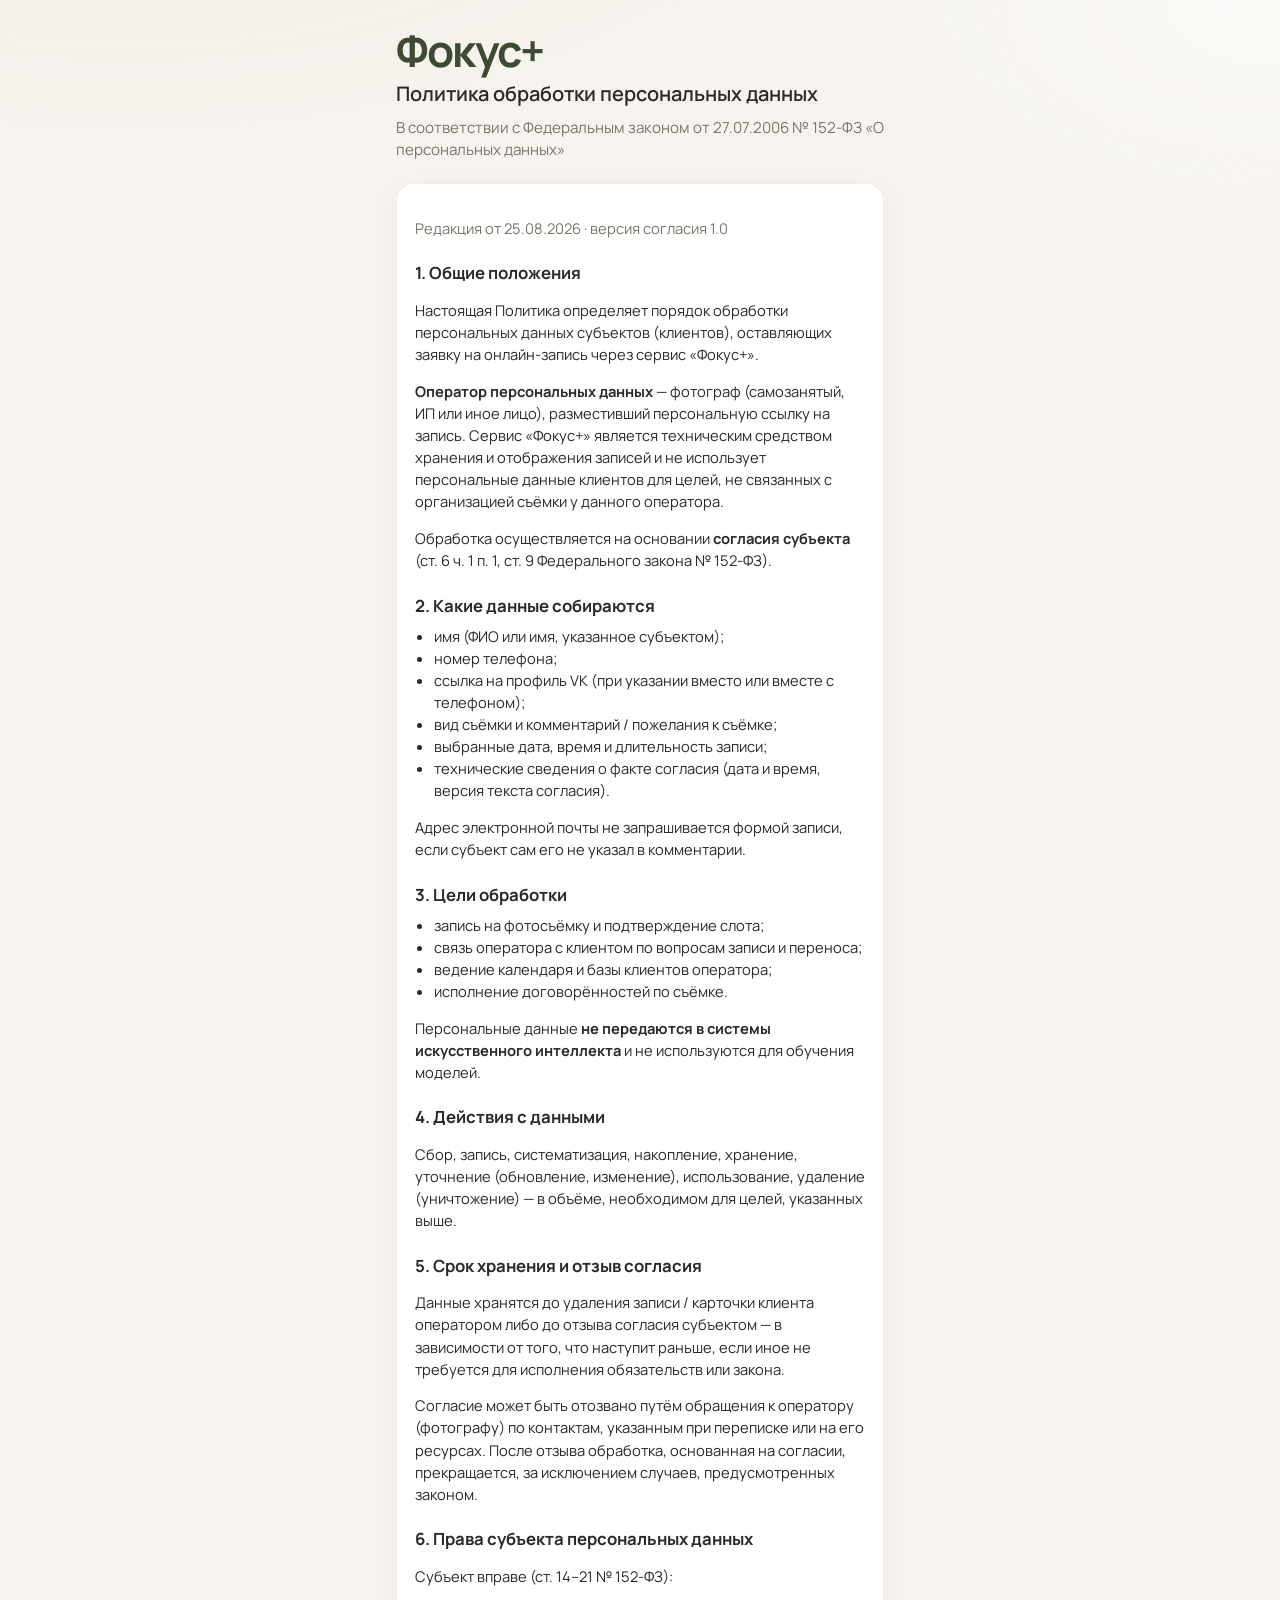
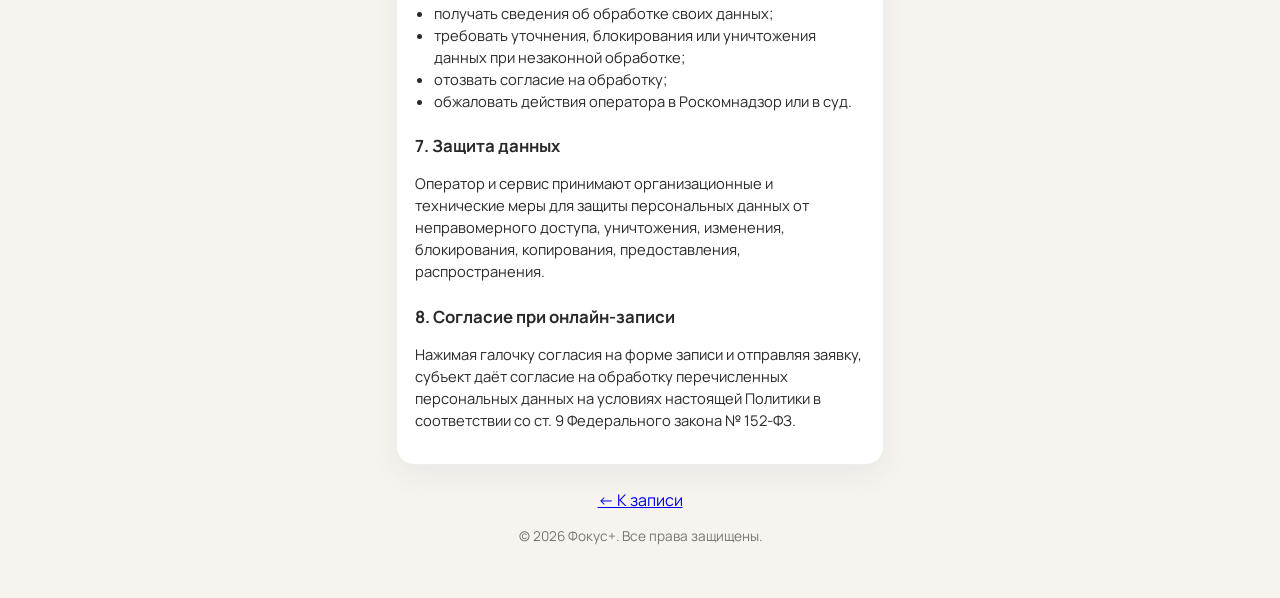
<file: privacy.html>
<!DOCTYPE html>
<html lang="ru">
<head>
  <meta charset="UTF-8">
  <meta name="viewport" content="width=device-width, initial-scale=1.0, viewport-fit=cover">
  <title>Политика обработки персональных данных · Фокус+</title>
  <meta name="theme-color" content="#2E2E2E">
  <meta name="description" content="Политика обработки персональных данных в соответствии с 152-ФЗ">
  <link rel="icon" href="icons/icon.svg" type="image/svg+xml">
  <link rel="preconnect" href="https://fonts.googleapis.com">
  <link rel="preconnect" href="https://fonts.gstatic.com" crossorigin>
  <link href="https://fonts.googleapis.com/css2?family=Manrope:wght@400;500;600;700&display=swap" rel="stylesheet">
  <link rel="stylesheet" href="css/style.css?v=220">
  <link rel="stylesheet" href="css/book.css?v=220">
</head>
<body class="book-page">
  <div class="book-app privacy-page">
    <header class="book-hero">
      <p class="book-brand">Фокус+</p>
      <h1>Политика обработки персональных данных</h1>
      <p class="book-lead">В соответствии с Федеральным законом от 27.07.2006 №&nbsp;152-ФЗ «О персональных данных»</p>
    </header>

    <article class="book-panel privacy-doc">
      <p class="muted">Редакция от 25.08.2026 · версия согласия 1.0</p>

      <h2>1. Общие положения</h2>
      <p>
        Настоящая Политика определяет порядок обработки персональных данных субъектов
        (клиентов), оставляющих заявку на онлайн-запись через сервис «Фокус+».
      </p>
      <p>
        <strong>Оператор персональных данных</strong> — фотограф (самозанятый, ИП или иное лицо),
        разместивший персональную ссылку на запись. Сервис «Фокус+» является техническим
        средством хранения и отображения записей и не использует персональные данные клиентов
        для целей, не связанных с организацией съёмки у данного оператора.
      </p>
      <p>
        Обработка осуществляется на основании <strong>согласия субъекта</strong>
        (ст.&nbsp;6 ч.&nbsp;1 п.&nbsp;1, ст.&nbsp;9 Федерального закона №&nbsp;152-ФЗ).
      </p>

      <h2>2. Какие данные собираются</h2>
      <ul>
        <li>имя (ФИО или имя, указанное субъектом);</li>
        <li>номер телефона;</li>
        <li>ссылка на профиль VK (при указании вместо или вместе с телефоном);</li>
        <li>вид съёмки и комментарий / пожелания к съёмке;</li>
        <li>выбранные дата, время и длительность записи;</li>
        <li>технические сведения о факте согласия (дата и время, версия текста согласия).</li>
      </ul>
      <p>Адрес электронной почты не запрашивается формой записи, если субъект сам его не указал в комментарии.</p>

      <h2>3. Цели обработки</h2>
      <ul>
        <li>запись на фотосъёмку и подтверждение слота;</li>
        <li>связь оператора с клиентом по вопросам записи и переноса;</li>
        <li>ведение календаря и базы клиентов оператора;</li>
        <li>исполнение договорённостей по съёмке.</li>
      </ul>
      <p>Персональные данные <strong>не передаются в системы искусственного интеллекта</strong> и не используются для обучения моделей.</p>

      <h2>4. Действия с данными</h2>
      <p>
        Сбор, запись, систематизация, накопление, хранение, уточнение (обновление, изменение),
        использование, удаление (уничтожение) — в объёме, необходимом для целей, указанных выше.
      </p>

      <h2>5. Срок хранения и отзыв согласия</h2>
      <p>
        Данные хранятся до удаления записи / карточки клиента оператором либо до отзыва согласия
        субъектом — в зависимости от того, что наступит раньше, если иное не требуется
        для исполнения обязательств или закона.
      </p>
      <p>
        Согласие может быть отозвано путём обращения к оператору (фотографу) по контактам,
        указанным при переписке или на его ресурсах. После отзыва обработка, основанная
        на согласии, прекращается, за исключением случаев, предусмотренных законом.
      </p>

      <h2>6. Права субъекта персональных данных</h2>
      <p>Субъект вправе (ст.&nbsp;14–21 №&nbsp;152-ФЗ):</p>
      <ul>
        <li>получать сведения об обработке своих данных;</li>
        <li>требовать уточнения, блокирования или уничтожения данных при незаконной обработке;</li>
        <li>отозвать согласие на обработку;</li>
        <li>обжаловать действия оператора в Роскомнадзор или в суд.</li>
      </ul>

      <h2>7. Защита данных</h2>
      <p>
        Оператор и сервис принимают организационные и технические меры для защиты
        персональных данных от неправомерного доступа, уничтожения, изменения, блокирования,
        копирования, предоставления, распространения.
      </p>

      <h2>8. Согласие при онлайн-записи</h2>
      <p>
        Нажимая галочку согласия на форме записи и отправляя заявку, субъект даёт согласие
        на обработку перечисленных персональных данных на условиях настоящей Политики
        в соответствии со ст.&nbsp;9 Федерального закона №&nbsp;152-ФЗ.
      </p>
    </article>

    <footer class="book-footer">
      <p><a href="book.html" id="privacyBackLink">← К записи</a></p>
      <p class="muted">© 2026 Фокус+. Все права защищены.</p>
    </footer>
  </div>
  <script>
    (function () {
      var back = document.getElementById('privacyBackLink');
      if (!back) return;
      var q = location.search || '';
      if (q && q.length > 1) back.href = 'book.html' + q;
      else back.href = 'index.html';
    })();
  </script>
</body>
</html>
</file>
<file: css/style.css>
:root {
  --bg: #f7f4ef;
  --bg-elevated: #fffcf8;
  --surface: #ffffff;
  --text: #2a2a2a;
  --muted: #7a756c;
  --line: rgba(46, 46, 46, 0.08);
  --graphite: #2e2e2e;
  --olive: rgba(120, 130, 70, 0.28);
  --olive-strong: rgba(100, 110, 55, 0.45);
  --danger: #c04545;
  --accent: #3d4a34;
  --shadow: 0 10px 30px rgba(46, 46, 46, 0.06);
  --radius: 18px;
  --nav-h: 72px;
  --safe-bottom: env(safe-area-inset-bottom, 0px);
  font-family: "Manrope", system-ui, sans-serif;
  color: var(--text);
  background: var(--bg);
}

[data-theme="dark"] {
  --bg: #1c1c1c;
  --bg-elevated: #242424;
  --surface: #2a2a2a;
  --text: #f3f0ea;
  --muted: #a8a29a;
  --line: rgba(255, 255, 255, 0.08);
  --graphite: #d9d4cc;
  --olive: rgba(160, 170, 100, 0.28);
  --olive-strong: rgba(170, 180, 110, 0.4);
  --danger: #e07171;
  --accent: #c9d4b8;
  --shadow: 0 10px 30px rgba(0, 0, 0, 0.35);
}

* {
  box-sizing: border-box;
}

html,
body {
  margin: 0;
  min-height: 100%;
  background:
    radial-gradient(1200px 600px at 10% -10%, rgba(180, 190, 140, 0.18), transparent 60%),
    radial-gradient(900px 500px at 100% 0%, rgba(255, 255, 255, 0.55), transparent 50%),
    var(--bg);
  color: var(--text);
}

[data-theme="dark"] body,
[data-theme="dark"] html {
  background:
    radial-gradient(1000px 500px at 0% 0%, rgba(120, 130, 70, 0.12), transparent 55%),
    var(--bg);
}

button,
input,
select,
textarea {
  font: inherit;
  color: inherit;
}

button {
  cursor: pointer;
  border: none;
  background: none;
}

.app {
  width: min(720px, 100%);
  margin: 0 auto;
  padding: 16px 16px calc(var(--nav-h) + 52px + var(--safe-bottom));
  position: relative;
}

.topbar {
  display: flex;
  align-items: center;
  justify-content: space-between;
  gap: 12px;
  margin-bottom: 18px;
}

.logo {
  display: flex;
  align-items: center;
  gap: 12px;
}

.logo-icon {
  width: 48px;
  height: 48px;
  border-radius: 14px;
  display: grid;
  place-items: center;
  background: var(--surface);
  box-shadow: var(--shadow);
  color: var(--accent);
}

.logo h1 {
  margin: 0;
  font-size: 1.35rem;
  letter-spacing: -0.02em;
}

.logo p {
  margin: 2px 0 0;
  color: var(--muted);
  font-size: 0.85rem;
}

.sync-status-bar {
  display: flex;
  align-items: center;
  gap: 8px;
  margin: -6px 0 14px;
  padding: 8px 12px;
  border-radius: 12px;
  background: var(--bg-elevated);
  border: 1px solid var(--line);
  color: var(--muted);
  font-size: 0.82rem;
  width: 100%;
  text-align: left;
  cursor: pointer;
}

.sync-status-action {
  margin-left: auto;
  color: var(--accent);
  font-weight: 600;
  font-size: 0.78rem;
}

.sync-dot {
  width: 8px;
  height: 8px;
  border-radius: 50%;
  background: var(--muted);
  flex: 0 0 auto;
}

.sync-dot.sync-ok {
  background: #3f6b3a;
}

.sync-dot.sync-offline,
.sync-dot.sync-pending {
  background: #8a6a20;
}

.sync-dot.sync-syncing {
  background: #4a6fa5;
}

.sync-dot.sync-error {
  background: var(--danger);
}

.sync-dot.sync-off {
  background: var(--muted);
}

.sync-code-wrap,
.sync-join-wrap {
  display: grid;
  gap: 10px;
  margin-top: 10px;
}

.sync-code-wrap label,
.sync-join-wrap label {
  display: grid;
  gap: 6px;
  font-size: 0.88rem;
  color: var(--muted);
}

.sync-code-wrap input,
.sync-join-wrap input {
  width: 100%;
  padding: 14px;
  border-radius: 12px;
  border: 1px solid var(--line);
  background: var(--bg-elevated);
  color: var(--text);
  font-family: ui-monospace, "Cascadia Code", Consolas, monospace;
  font-size: 0.85rem;
}

.sync-settings-status {
  margin: 8px 0 0;
  font-size: 0.88rem;
}

.settings-steps {
  margin: 0 0 12px;
  padding-left: 1.2rem;
  color: var(--muted);
  font-size: 0.88rem;
  line-height: 1.55;
}

.settings-steps a {
  color: var(--accent);
}

.rules-box {
  margin: 0 0 12px;
  padding: 12px;
  border-radius: 12px;
  background: var(--bg-elevated);
  border: 1px solid var(--line);
  font-size: 0.78rem;
  overflow: auto;
  white-space: pre-wrap;
}

.settings-field input,
.settings-block .settings-field input {
  width: 100%;
  padding: 14px;
  border-radius: 12px;
  border: 1px solid var(--line);
  background: var(--bg-elevated);
  color: var(--text);
  font-size: 0.82rem;
}

.booking-toast {
  position: fixed;
  inset: 0;
  z-index: 80;
  display: grid;
  place-items: center;
  padding: 20px;
  background: rgba(20, 20, 20, 0.45);
  pointer-events: auto;
}

.booking-toast.hidden {
  display: none !important;
  pointer-events: none !important;
  visibility: hidden;
}

.booking-toast-card {
  width: min(420px, 100%);
  background: var(--surface);
  border-radius: 20px;
  padding: 22px 20px;
  box-shadow: 0 20px 50px rgba(0, 0, 0, 0.25);
  border: 1px solid var(--line);
  animation: toast-in 0.28s ease;
}

.booking-toast-eyebrow {
  margin: 0 0 6px;
  color: var(--accent);
  font-size: 0.82rem;
  font-weight: 700;
  letter-spacing: 0.04em;
  text-transform: uppercase;
}

.booking-toast-card h2 {
  margin: 0 0 10px;
  font-size: 1.25rem;
}

.booking-toast-body {
  margin: 0 0 18px;
  color: var(--muted);
  line-height: 1.45;
  font-size: 0.95rem;
}

.booking-toast-actions {
  display: grid;
  gap: 8px;
}

@keyframes toast-in {
  from {
    opacity: 0;
    transform: translateY(12px) scale(0.98);
  }
  to {
    opacity: 1;
    transform: translateY(0) scale(1);
  }
}

.theme-button,
.icon-btn {
  width: 44px;
  height: 44px;
  border-radius: 14px;
  display: grid;
  place-items: center;
  background: var(--surface);
  box-shadow: var(--shadow);
}

.view {
  display: none;
}

.view.active {
  display: block;
}

.today-card,
.calendar-card,
.day-card,
.panel {
  background: var(--surface);
  border: 1px solid var(--line);
  border-radius: var(--radius);
  padding: 18px;
  margin-bottom: 14px;
  box-shadow: var(--shadow);
}

.today-card h2,
.section-title h2,
.panel h2 {
  margin: 0;
  font-size: 1.1rem;
}

.today-card #todayDate,
.muted {
  color: var(--muted);
  font-size: 0.92rem;
}

.today-events {
  margin-top: 14px;
  display: grid;
  gap: 8px;
}

.today-item {
  padding: 10px 12px;
  border-radius: 12px;
  background: var(--bg-elevated);
}

.section-title {
  display: flex;
  align-items: center;
  justify-content: space-between;
  gap: 10px;
  margin-bottom: 12px;
}

.filters {
  display: flex;
  gap: 8px;
  overflow-x: auto;
  padding-bottom: 10px;
  margin-bottom: 6px;
  scrollbar-width: none;
}

.filters::-webkit-scrollbar {
  display: none;
}

.chip {
  flex: 0 0 auto;
  padding: 10px 14px;
  border-radius: 999px;
  background: var(--bg-elevated);
  color: var(--muted);
  border: 1px solid transparent;
}

.chip.active {
  color: var(--text);
  border-color: var(--graphite);
  background: transparent;
}

.record-card,
.client-card {
  padding: 14px;
  border-radius: 14px;
  background: var(--bg-elevated);
  border: 1px solid var(--line);
  margin-bottom: 10px;
  text-align: left;
  width: 100%;
}

.record-top {
  display: flex;
  justify-content: space-between;
  gap: 10px;
  align-items: flex-start;
}

.client-card-aside {
  display: flex;
  flex-direction: column;
  align-items: flex-end;
  gap: 8px;
  flex-shrink: 0;
}

.client-delete-btn {
  border: 1px solid var(--line);
  background: transparent;
  color: var(--danger);
  font: inherit;
  font-size: 0.8rem;
  padding: 4px 10px;
  border-radius: 8px;
  cursor: pointer;
}

.client-delete-btn:active {
  opacity: 0.75;
}

.record-card h3,
.client-card h3 {
  margin: 0 0 4px;
  font-size: 1rem;
}

.record-meta,
.record-money,
.client-history {
  display: flex;
  flex-wrap: wrap;
  gap: 8px 12px;
  margin-top: 10px;
  color: var(--muted);
  font-size: 0.86rem;
}

.record-comment {
  margin: 10px 0 0;
  color: var(--text);
  font-size: 0.92rem;
}

.badge {
  font-size: 0.75rem;
  padding: 6px 10px;
  border-radius: 999px;
  background: var(--surface);
  color: var(--muted);
  white-space: nowrap;
}

.badge-confirmed {
  color: #3f6b3a;
}

.badge-done {
  color: var(--muted);
}

.badge-reschedule_requested {
  color: #8a6a20;
}

.empty,
.empty-panel {
  text-align: center;
  color: var(--muted);
  padding: 28px 12px;
}

.empty-panel i {
  width: 36px;
  height: 36px;
  margin-bottom: 8px;
}

.search {
  width: 100%;
  margin-bottom: 12px;
  padding: 14px 16px;
  border-radius: 14px;
  border: 1px solid var(--line);
  background: var(--bg-elevated);
}

.finance-grid {
  display: grid;
  grid-template-columns: 1fr 1fr;
  gap: 10px;
  margin: 14px 0 20px;
}

.finance-card {
  padding: 16px;
  border-radius: 14px;
  background: var(--bg-elevated);
  border: 1px solid var(--line);
  display: grid;
  gap: 8px;
}

.finance-card span {
  color: var(--muted);
  font-size: 0.82rem;
}

.finance-card strong {
  font-size: 1.15rem;
}

.subheading {
  margin: 0 0 10px;
  font-size: 0.95rem;
}

.settings-list {
  display: grid;
  gap: 8px;
  margin-top: 14px;
}

.settings-row {
  display: flex;
  align-items: center;
  gap: 12px;
  padding: 16px;
  border-radius: 14px;
  background: var(--bg-elevated);
  border: 1px solid var(--line);
  width: 100%;
  text-align: left;
}

.settings-row.danger,
.actions-list .danger {
  color: var(--danger);
}

.version-tag {
  margin-top: 18px;
  color: var(--muted);
  font-size: 0.85rem;
}

.app-copyright {
  text-align: center;
  padding: 4px 16px 12px;
}

.app-copyright p {
  margin: 0;
  color: var(--muted);
  font-size: 0.75rem;
  letter-spacing: 0.01em;
}

.app-copyright p + p {
  margin-top: 4px;
}

.privacy-footer-link {
  color: var(--muted);
  text-decoration: underline;
  text-underline-offset: 2px;
}

.bottom-nav {
  position: fixed;
  left: 50%;
  transform: translateX(-50%);
  bottom: 0;
  width: min(720px, 100%);
  display: grid;
  grid-template-columns: repeat(4, 1fr);
  gap: 2px;
  padding: 8px 8px calc(8px + var(--safe-bottom));
  background: color-mix(in srgb, var(--surface) 92%, transparent);
  backdrop-filter: blur(12px);
  border-top: 1px solid var(--line);
  z-index: 30;
}

.nav-btn {
  display: grid;
  justify-items: center;
  gap: 4px;
  padding: 8px 4px;
  color: var(--muted);
  font-size: 0.68rem;
}

.nav-btn.active {
  color: var(--text);
}

.nav-btn i {
  width: 20px;
  height: 20px;
}

.fab-wrap {
  position: fixed;
  right: max(16px, calc((100vw - 720px) / 2 + 16px));
  bottom: calc(var(--nav-h) + 12px + var(--safe-bottom));
  z-index: 40;
  display: grid;
  justify-items: end;
  gap: 10px;
}

.fab {
  width: 60px;
  height: 60px;
  border-radius: 50%;
  background: var(--graphite);
  color: #fff;
  display: grid;
  place-items: center;
  box-shadow: 0 12px 28px rgba(46, 46, 46, 0.28);
  transition: transform 0.2s ease;
}

[data-theme="dark"] .fab {
  color: #1c1c1c;
}

.fab.open {
  transform: rotate(45deg);
}

.fab-menu {
  display: grid;
  gap: 8px;
  min-width: 210px;
}

.fab-menu.hidden {
  display: none;
}

.fab-menu button {
  display: flex;
  align-items: center;
  gap: 10px;
  padding: 14px 16px;
  border-radius: 14px;
  background: var(--surface);
  box-shadow: var(--shadow);
  border: 1px solid var(--line);
  text-align: left;
}

.sheet-overlay {
  position: fixed;
  inset: 0;
  background: rgba(20, 20, 20, 0.35);
  z-index: 50;
}

.sheet-overlay.hidden {
  display: none !important;
  pointer-events: none !important;
}

.bottom-sheet {
  position: fixed;
  left: 50%;
  bottom: 0;
  transform: translate(-50%, 110%);
  width: min(720px, 100%);
  max-height: min(90vh, 820px);
  overflow: auto;
  background: var(--surface);
  border-radius: 22px 22px 0 0;
  z-index: 60;
  padding: 16px 16px calc(20px + var(--safe-bottom));
  transition: transform 0.25s ease;
  box-shadow: 0 -10px 40px rgba(0, 0, 0, 0.12);
}

.bottom-sheet.open {
  transform: translate(-50%, 0);
}

.sheet-header {
  display: flex;
  align-items: center;
  justify-content: space-between;
  margin-bottom: 12px;
}

.sheet-header h2 {
  margin: 0;
  font-size: 1.15rem;
}

.sheet-body {
  display: grid;
  gap: 12px;
}

.sheet-body label {
  display: grid;
  gap: 6px;
  font-size: 0.88rem;
  color: var(--muted);
}

.sheet-body input,
.sheet-body select,
.sheet-body textarea {
  width: 100%;
  padding: 14px 14px;
  border-radius: 12px;
  border: 1px solid var(--line);
  background: var(--bg-elevated);
  color: var(--text);
}

.row-2 {
  display: grid;
  grid-template-columns: 1fr 1fr;
  gap: 10px;
}

.remainder {
  margin: 0;
  color: var(--muted);
}

.save-button {
  margin-top: 4px;
  width: 100%;
  min-height: 52px;
  border-radius: 14px;
  background: var(--graphite);
  color: #fff;
  font-weight: 600;
}

[data-theme="dark"] .save-button {
  color: #1c1c1c;
}

.actions-list {
  gap: 8px;
}

.actions-list button {
  display: flex;
  align-items: center;
  gap: 12px;
  padding: 16px;
  border-radius: 14px;
  background: var(--bg-elevated);
  border: 1px solid var(--line);
  text-align: left;
  width: 100%;
  min-height: 52px;
}

.hidden {
  display: none !important;
}

.kind-toggle {
  display: grid;
  grid-template-columns: 1fr 1fr;
  gap: 8px;
  padding: 4px;
  border-radius: 14px;
  background: var(--bg-elevated);
  border: 1px solid var(--line);
}

.kind-btn {
  padding: 12px 10px;
  border-radius: 12px;
  color: var(--muted);
  font-weight: 500;
}

.kind-btn.active {
  background: var(--surface);
  color: var(--text);
  box-shadow: var(--shadow);
}

.pay-shortcuts {
  display: flex;
  flex-wrap: wrap;
  gap: 8px;
}

.chip-btn {
  padding: 10px 14px;
  border-radius: 999px;
  background: var(--bg-elevated);
  border: 1px solid var(--line);
  color: var(--text);
  font-size: 0.86rem;
}

.chip-btn:active {
  border-color: var(--graphite);
}

.conflict-hint {
  margin: 0;
  color: var(--danger);
  font-size: 0.9rem;
}

.badge-stack {
  display: flex;
  flex-wrap: wrap;
  gap: 6px;
  justify-content: flex-end;
  max-width: 55%;
}

.badge-personal {
  color: #5a4a2e;
  background: rgba(180, 150, 90, 0.18);
}

.badge-pay-unpaid {
  color: var(--danger);
}

.badge-pay-prepay {
  color: #8a6a20;
}

.badge-pay-paid {
  color: #3f6b3a;
}

.personal-card {
  border-left: 3px solid rgba(120, 130, 70, 0.55);
}

.today-personal {
  border-left: 3px solid rgba(120, 130, 70, 0.55);
}

.note-card {
  opacity: 0.92;
}

.settings-block {
  margin-top: 14px;
  padding-bottom: 8px;
  border-bottom: 1px solid var(--line);
}

.settings-hint {
  margin: 0 0 12px;
  color: var(--muted);
  font-size: 0.86rem;
  line-height: 1.4;
}

.settings-block .row-2 {
  margin-bottom: 8px;
}

.settings-block label {
  display: grid;
  gap: 6px;
  font-size: 0.88rem;
  color: var(--muted);
}

.settings-block select {
  width: 100%;
  padding: 14px;
  border-radius: 12px;
  border: 1px solid var(--line);
  background: var(--bg-elevated);
  color: var(--text);
}

.client-free-slots {
  margin-top: 16px;
  padding-top: 14px;
  border-top: 1px solid var(--line);
}

.free-slots-note {
  margin: 0 0 10px;
  font-size: 0.86rem;
  line-height: 1.4;
}

.slot-chips {
  display: flex;
  flex-wrap: wrap;
  gap: 8px;
}

.slot-chip {
  padding: 8px 12px;
  border-radius: 999px;
  background: var(--olive);
  font-size: 0.86rem;
  font-weight: 600;
}

/* Вход фотографа */
.auth-gate {
  position: fixed;
  inset: 0;
  z-index: 10000;
  display: grid;
  place-items: center;
  padding: 24px;
  background:
    radial-gradient(ellipse at 20% 0%, rgba(140, 150, 90, 0.22), transparent 55%),
    linear-gradient(160deg, #f3f1ea 0%, #e4e2d8 45%, #d5d8c8 100%);
}

.auth-gate.hidden {
  display: none !important;
}

.auth-card {
  width: min(420px, 100%);
  background: var(--surface, #fff);
  border: 1px solid var(--line, #e2e0d8);
  border-radius: 22px;
  padding: 28px 24px 22px;
  box-shadow: 0 18px 50px rgba(40, 40, 30, 0.12);
}

.auth-brand {
  margin: 0 0 6px;
  font-size: 0.8rem;
  font-weight: 700;
  letter-spacing: 0.08em;
  text-transform: uppercase;
  color: var(--accent, #5c6b3a);
}

.auth-card h1 {
  margin: 0 0 8px;
  font-size: 1.55rem;
  letter-spacing: -0.02em;
}

.auth-lead {
  margin: 0 0 18px;
  color: var(--muted, #6b6b63);
  font-size: 0.95rem;
  line-height: 1.45;
}

.auth-hint {
  margin: 0 0 14px;
  padding: 10px 12px;
  border-radius: 12px;
  background: #f4f0e4;
  color: #5a4a28;
  font-size: 0.88rem;
  line-height: 1.4;
}

.auth-hint.hidden {
  display: none !important;
}

.auth-form {
  display: grid;
  gap: 12px;
}

.auth-form label {
  display: grid;
  gap: 6px;
  font-size: 0.9rem;
  font-weight: 600;
}

.auth-form input {
  width: 100%;
  padding: 12px 14px;
  border-radius: 12px;
  border: 1px solid var(--line, #e2e0d8);
  font: inherit;
  background: #fafaf7;
  box-sizing: border-box;
}

.password-field {
  position: relative;
  display: block;
}

.password-field input {
  padding-right: 96px;
}

.password-toggle {
  position: absolute;
  right: 8px;
  top: 50%;
  transform: translateY(-50%);
  border: 0;
  background: transparent;
  color: var(--accent, #5c6b3a);
  font: inherit;
  font-size: 0.85rem;
  font-weight: 600;
  cursor: pointer;
  padding: 6px 8px;
  border-radius: 8px;
}

.password-toggle:hover {
  background: rgba(92, 107, 58, 0.08);
}

.auth-error {
  margin: 0;
  color: #a33;
  font-size: 0.9rem;
}

.auth-error.hidden {
  display: none !important;
}

.auth-foot {
  margin: 16px 0 0;
  font-size: 0.78rem;
  line-height: 1.4;
  color: var(--muted, #6b6b63);
}

.auth-cache-btn {
  margin-top: 12px;
  width: 100%;
}

body.auth-locked .app {
  visibility: hidden;
  pointer-events: none;
}

.records-hint {
  margin: 8px 0 12px;
  font-size: 0.82rem;
  line-height: 1.35;
}
</file>
<file: css/book.css>
/* Фокус+ — публичная страница записи */
:root {
  --book-max: 520px;
}

.book-page {
  min-height: 100%;
}

.book-app {
  width: min(var(--book-max), 100%);
  margin: 0 auto;
  padding: 28px 16px calc(40px + env(safe-area-inset-bottom, 0px));
}

.book-hero {
  margin-bottom: 22px;
}

.book-brand {
  margin: 0 0 8px;
  font-size: clamp(2rem, 8vw, 2.75rem);
  font-weight: 700;
  letter-spacing: -0.04em;
  line-height: 1;
  color: var(--accent);
}

.book-hero h1 {
  margin: 0 0 10px;
  font-size: 1.25rem;
  font-weight: 600;
}

.book-lead {
  margin: 0;
  color: var(--muted);
  line-height: 1.45;
  font-size: 0.95rem;
}

.book-panel {
  background: var(--surface);
  border: 1px solid var(--line);
  border-radius: var(--radius);
  padding: 18px;
  margin-bottom: 14px;
  box-shadow: var(--shadow);
}

.book-panel h2 {
  margin: 0 0 14px;
  font-size: 1.05rem;
}

.book-hint {
  margin: 12px 0 0;
  font-size: 0.85rem;
  line-height: 1.4;
}

.book-alert {
  padding: 12px 14px;
  border-radius: 12px;
  margin-bottom: 14px;
  font-size: 0.92rem;
  background: color-mix(in srgb, var(--danger) 12%, var(--surface));
  color: var(--danger);
  border: 1px solid color-mix(in srgb, var(--danger) 25%, transparent);
}

.book-alert.is-ok {
  background: color-mix(in srgb, #3f6b3a 12%, var(--surface));
  color: #3f6b3a;
  border-color: color-mix(in srgb, #3f6b3a 25%, transparent);
}

.slots-list {
  display: flex;
  flex-wrap: wrap;
  gap: 8px;
}

.slot-pick {
  min-width: 72px;
  padding: 12px 14px;
  border-radius: 12px;
  border: 1px solid var(--line);
  background: var(--olive);
  font-weight: 600;
}

.slot-pick.is-selected {
  border-color: var(--graphite);
  background: var(--olive-strong);
}

.book-form {
  display: grid;
  gap: 12px;
}

.book-form label {
  display: grid;
  gap: 6px;
  font-size: 0.88rem;
  color: var(--muted);
}

.book-form input,
.book-form select,
.book-form textarea {
  width: 100%;
  padding: 14px;
  border-radius: 12px;
  border: 1px solid var(--line);
  background: var(--bg-elevated);
  color: var(--text);
}

.form-summary {
  margin: 0 0 14px;
  padding: 12px 14px;
  border-radius: 12px;
  background: var(--bg-elevated);
  font-weight: 600;
}

.book-actions {
  display: grid;
  gap: 8px;
  margin-top: 12px;
}

.my-booking-info {
  display: grid;
  gap: 6px;
  font-size: 0.95rem;
}

.manage-link {
  width: 100%;
  margin: 10px 0;
  padding: 12px;
  border-radius: 12px;
  border: 1px solid var(--line);
  background: var(--bg-elevated);
  font-size: 0.78rem;
  word-break: break-all;
}

.book-footer {
  margin-top: 24px;
  text-align: center;
}

.book-footer .muted {
  font-size: 0.85rem;
}

.book-page .icon-btn {
  font-size: 1.4rem;
  line-height: 1;
}

.book-duration-label {
  display: grid;
  gap: 6px;
  margin-bottom: 14px;
  font-weight: 600;
  font-size: 0.92rem;
}

.book-duration-label select {
  width: 100%;
  padding: 12px 14px;
  border-radius: 12px;
  border: 1px solid var(--line);
  font: inherit;
  background: var(--surface);
}

.consent-label {
  display: flex;
  align-items: flex-start;
  gap: 10px;
  font-weight: 500;
  font-size: 0.88rem;
  line-height: 1.4;
  cursor: pointer;
}

.consent-label input {
  width: 18px;
  height: 18px;
  margin-top: 2px;
  flex-shrink: 0;
}

.consent-label a {
  color: var(--olive, #5a6b3d);
  text-decoration: underline;
  text-underline-offset: 2px;
}

.pdn-notice {
  margin: 4px 0 12px;
  padding: 12px 14px;
  border-radius: 12px;
  border: 1px solid var(--line);
  background: color-mix(in srgb, var(--olive, #6b7c4a) 12%, var(--bg-elevated, #fff));
  font-size: 0.82rem;
  line-height: 1.45;
  color: var(--text);
}

.pdn-notice-title {
  margin: 0 0 6px;
  font-weight: 700;
  font-size: 0.88rem;
}

.pdn-notice p {
  margin: 0;
}

.pdn-notice a {
  color: inherit;
  font-weight: 600;
  text-decoration: underline;
  text-underline-offset: 2px;
}

.book-footer-links {
  margin: 0 0 8px;
}

.book-footer-links a {
  font-size: 0.82rem;
  color: var(--muted);
  text-decoration: underline;
  text-underline-offset: 2px;
}

.privacy-page .privacy-doc {
  text-align: left;
}

.privacy-page .privacy-doc h2 {
  margin: 1.4rem 0 0.5rem;
  font-size: 1.05rem;
}

.privacy-page .privacy-doc p,
.privacy-page .privacy-doc li {
  font-size: 0.92rem;
  line-height: 1.5;
}

.privacy-page .privacy-doc ul {
  padding-left: 1.2rem;
  margin: 0.4rem 0 0.8rem;
}
  height: 18px;
  margin-top: 2px;
  flex-shrink: 0;
}
</file>
